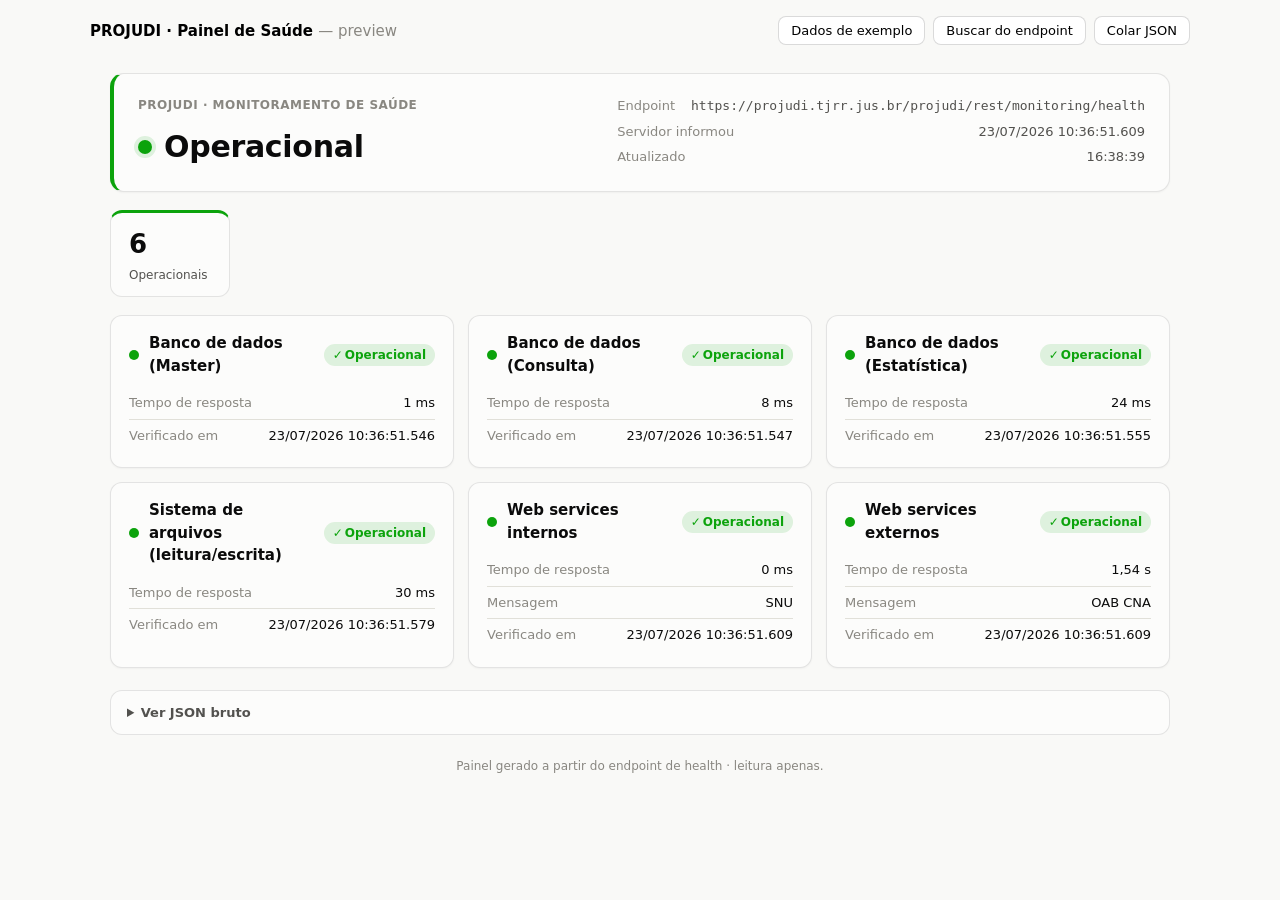
<file: projudi-health/preview.html>
<!doctype html>
<html lang="pt-BR">
<head>
  <meta charset="utf-8">
  <meta name="viewport" content="width=device-width, initial-scale=1">
  <title>PROJUDI · Painel de Saúde — Preview</title>
  <link rel="stylesheet" href="dashboard.css">
  <style>
    body { margin: 0; background: #f9f9f7; font-family: system-ui, -apple-system, "Segoe UI", Roboto, sans-serif; }
    @media (prefers-color-scheme: dark) { body { background: #0d0d0d; color: #fff; } }
    .pv-bar {
      display: flex; flex-wrap: wrap; gap: 8px; align-items: center;
      max-width: 1100px; margin: 0 auto; padding: 16px 20px 0;
    }
    .pv-bar h1 { font-size: 15px; margin: 0 auto 0 0; font-weight: 700; }
    .pv-bar button {
      font: inherit; font-size: 13px; padding: 6px 12px; border-radius: 8px;
      border: 1px solid rgba(11,11,11,.15); background: #fff; cursor: pointer;
    }
    @media (prefers-color-scheme: dark) { .pv-bar button { background:#1a1a19; color:#fff; border-color:rgba(255,255,255,.18);} }
    .pv-paste { max-width: 1100px; margin: 10px auto 0; padding: 0 20px; display: none; }
    .pv-paste textarea {
      width: 100%; min-height: 140px; box-sizing: border-box; padding: 10px;
      font-family: ui-monospace, Menlo, Consolas, monospace; font-size: 12.5px;
      border: 1px solid rgba(11,11,11,.15); border-radius: 8px; resize: vertical;
    }
  </style>
</head>
<body>
  <div class="pv-bar">
    <h1>PROJUDI · Painel de Saúde <span style="color:#898781;font-weight:400">— preview</span></h1>
    <button id="pv-sample">Dados de exemplo</button>
    <button id="pv-fetch">Buscar do endpoint</button>
    <button id="pv-paste-toggle">Colar JSON</button>
  </div>
  <div class="pv-paste" id="pv-paste">
    <textarea id="pv-json" placeholder="Cole aqui o JSON retornado por /projudi/rest/monitoring/health e clique em Renderizar"></textarea>
    <div style="margin:8px 0"><button id="pv-render">Renderizar</button></div>
  </div>

  <div id="dashboard"></div>

  <script src="health-dashboard.js"></script>
  <script>
    const ENDPOINT = 'https://projudi.tjrr.jus.br/projudi/rest/monitoring/health';
    const alvo = document.getElementById('dashboard');

    // Formato real do endpoint de health do PROJUDI (array de verificações).
    const EXEMPLO = {
      healthMonitorResult: [
        { durationMillis: '1', message: '', status: 'SUCCESS', test: 'checkMasterDB', timestamp: '23/07/2026 10:36:51.546' },
        { durationMillis: '8', message: '', status: 'SUCCESS', test: 'checkConsultaDB', timestamp: '23/07/2026 10:36:51.547' },
        { durationMillis: '24', message: '', status: 'SUCCESS', test: 'checkEstatisticaDB', timestamp: '23/07/2026 10:36:51.555' },
        { durationMillis: '30', message: '', status: 'SUCCESS', test: 'checkFileSystemRW', timestamp: '23/07/2026 10:36:51.579' },
        { durationMillis: '0', message: 'SNU', status: 'SUCCESS', test: 'checkInternalWebServices', timestamp: '23/07/2026 10:36:51.609' },
        { durationMillis: '1544', message: 'OAB CNA', status: 'SUCCESS', test: 'checkExternalWebServices', timestamp: '23/07/2026 10:36:51.609' }
      ]
    };

    function render(dados, endpoint) {
      HealthDashboard.render(alvo, dados, { endpoint: endpoint || ENDPOINT, atualizadoEm: new Date() });
    }

    document.getElementById('pv-sample').addEventListener('click', () => render(EXEMPLO));
    document.getElementById('pv-paste-toggle').addEventListener('click', () => {
      const p = document.getElementById('pv-paste');
      p.style.display = p.style.display === 'block' ? 'none' : 'block';
    });
    document.getElementById('pv-render').addEventListener('click', () => {
      try { render(JSON.parse(document.getElementById('pv-json').value), ENDPOINT); }
      catch (e) { alert('JSON inválido: ' + e.message); }
    });
    document.getElementById('pv-fetch').addEventListener('click', async () => {
      try {
        const r = await fetch(ENDPOINT, { headers: { Accept: 'application/json' } });
        render(await r.json(), ENDPOINT);
      } catch (e) {
        alert('Não foi possível buscar do endpoint direto do navegador (provável bloqueio CORS). '
          + 'Use a extensão para leitura ao vivo, ou cole o JSON manualmente.\n\n' + e.message);
      }
    });

    render(EXEMPLO);
  </script>
</body>
</html>
</file>
<file: projudi-health/dashboard.css>
/*
 * Estilos do painel de saúde do PROJUDI.
 * Tokens de status e cores seguem a paleta validada (ícone + rótulo sempre
 * acompanham a cor — a cor nunca carrega significado sozinha).
 * Suporta modo claro/escuro automático (prefers-color-scheme).
 */

.hd-root {
  /* superfícies e tinta */
  --hd-plane:      #f9f9f7;
  --hd-surface:    #fcfcfb;
  --hd-ink:        #0b0b0b;
  --hd-ink-2:      #52514e;
  --hd-muted:      #898781;
  --hd-line:       #e1e0d9;
  --hd-border:     rgba(11, 11, 11, 0.10);

  /* status (fixos, nunca tematizados) */
  --hd-good:       #0ca30c;
  --hd-warning:    #fab219;
  --hd-critical:   #d03b3b;
  --hd-unknown:    #898781;
  --hd-good-soft:     rgba(12, 163, 12, 0.12);
  --hd-warning-soft:  rgba(250, 178, 25, 0.16);
  --hd-critical-soft: rgba(208, 59, 59, 0.12);
  --hd-unknown-soft:  rgba(137, 135, 129, 0.14);

  --hd-accent:     #2a78d6;

  box-sizing: border-box;
  max-width: 1100px;
  margin: 0 auto;
  padding: 28px 20px 56px;
  color: var(--hd-ink);
  background: var(--hd-plane);
  font-family: system-ui, -apple-system, "Segoe UI", Roboto, sans-serif;
  font-size: 15px;
  line-height: 1.5;
  -webkit-font-smoothing: antialiased;
}
.hd-root *, .hd-root *::before, .hd-root *::after { box-sizing: border-box; }

@media (prefers-color-scheme: dark) {
  .hd-root {
    --hd-plane:   #0d0d0d;
    --hd-surface: #1a1a19;
    --hd-ink:     #ffffff;
    --hd-ink-2:   #c3c2b7;
    --hd-muted:   #898781;
    --hd-line:    #2c2c2a;
    --hd-border:  rgba(255, 255, 255, 0.10);
    --hd-good:    #0ca30c;
    --hd-warning: #fab219;
    --hd-critical:#e05656;
    --hd-accent:  #3987e5;
  }
}

/* utilidades de status */
.hd-good    { --hd-c: var(--hd-good);    --hd-c-soft: var(--hd-good-soft); }
.hd-warning { --hd-c: var(--hd-warning); --hd-c-soft: var(--hd-warning-soft); }
.hd-critical{ --hd-c: var(--hd-critical);--hd-c-soft: var(--hd-critical-soft); }
.hd-unknown { --hd-c: var(--hd-unknown); --hd-c-soft: var(--hd-unknown-soft); }

.hd-mono { font-family: ui-monospace, "SF Mono", Menlo, Consolas, monospace; }

/* ---------- Hero ---------- */
.hd-hero {
  display: flex;
  flex-wrap: wrap;
  gap: 20px 32px;
  justify-content: space-between;
  align-items: flex-start;
  padding: 22px 24px;
  border: 1px solid var(--hd-border);
  border-left: 4px solid var(--hd-c, var(--hd-unknown));
  border-radius: 14px;
  background: var(--hd-surface);
  box-shadow: 0 1px 2px rgba(0, 0, 0, 0.04);
}
.hd-hero-eyebrow {
  font-size: 12px;
  font-weight: 600;
  letter-spacing: 0.04em;
  text-transform: uppercase;
  color: var(--hd-muted);
}
.hd-hero-statusline { display: flex; align-items: center; gap: 12px; margin-top: 10px; }
.hd-hero-dot {
  width: 14px; height: 14px; border-radius: 50%;
  background: var(--hd-c, var(--hd-unknown));
  box-shadow: 0 0 0 4px var(--hd-c-soft, transparent);
  flex: none;
}
.hd-hero-status { font-size: 30px; font-weight: 700; letter-spacing: -0.01em; }
.hd-hero-sub { margin-top: 6px; color: var(--hd-ink-2); font-size: 13px; }

.hd-hero-meta { display: grid; gap: 6px; min-width: 220px; }
.hd-hero-meta-row { display: flex; justify-content: space-between; gap: 16px; font-size: 13px; }
.hd-hero-meta-k { color: var(--hd-muted); }
.hd-hero-meta-v { color: var(--hd-ink-2); text-align: right; word-break: break-all; }

/* ---------- Resumo (stat tiles) ---------- */
.hd-summary { display: flex; flex-wrap: wrap; gap: 12px; margin: 18px 0 4px; }
.hd-summary-tile {
  display: flex; flex-direction: column; gap: 2px;
  padding: 12px 18px;
  min-width: 120px;
  border: 1px solid var(--hd-border);
  border-radius: 12px;
  background: var(--hd-surface);
  border-top: 3px solid var(--hd-c, var(--hd-unknown));
}
.hd-summary-num { font-size: 26px; font-weight: 700; font-variant-numeric: tabular-nums; }
.hd-summary-lbl { font-size: 12px; color: var(--hd-ink-2); }

/* ---------- Grade de componentes ---------- */
.hd-grid {
  display: grid;
  grid-template-columns: repeat(auto-fill, minmax(300px, 1fr));
  gap: 14px;
  margin-top: 18px;
}
.hd-card {
  padding: 16px 18px;
  border: 1px solid var(--hd-border);
  border-radius: 12px;
  background: var(--hd-surface);
  box-shadow: 0 1px 2px rgba(0, 0, 0, 0.04);
}
.hd-card-head { display: flex; align-items: center; gap: 10px; margin-bottom: 4px; }
.hd-dot {
  width: 10px; height: 10px; border-radius: 50%;
  background: var(--hd-c, var(--hd-unknown)); flex: none;
}
.hd-card-title { flex: 1; margin: 0; font-size: 15px; font-weight: 600; }

.hd-badge {
  display: inline-flex; align-items: center; gap: 2px;
  padding: 2px 9px;
  border-radius: 999px;
  font-size: 12px; font-weight: 600;
  color: var(--hd-c, var(--hd-unknown));
  background: var(--hd-c-soft, transparent);
  white-space: nowrap;
}
.hd-badge-icon { font-weight: 700; }

/* ---------- Barra de utilização ---------- */
.hd-meter { margin: 12px 0 4px; }
.hd-meter-track {
  height: 8px; border-radius: 999px; overflow: hidden;
  background: var(--hd-line);
}
.hd-meter-fill { height: 100%; border-radius: 999px; background: var(--hd-c, var(--hd-accent)); transition: width .3s ease; }
.hd-meter-legend { display: flex; justify-content: space-between; margin-top: 6px; font-size: 12px; }
.hd-meter-pct { font-weight: 600; }
.hd-meter-abs { color: var(--hd-muted); font-variant-numeric: tabular-nums; }

/* ---------- Lista de detalhes ---------- */
.hd-details { margin: 10px 0 0; display: grid; gap: 0; }
.hd-detail-row {
  display: flex; justify-content: space-between; gap: 16px;
  padding: 6px 0;
  border-top: 1px solid var(--hd-line);
  font-size: 13px;
}
.hd-detail-row:first-child { border-top: none; }
.hd-detail-key { color: var(--hd-muted); }
.hd-detail-val { margin: 0; color: var(--hd-ink); text-align: right; word-break: break-word; font-variant-numeric: tabular-nums; }
.hd-detail-val .hd-details { margin-top: 4px; }

.hd-subgrid { display: grid; gap: 10px; margin-top: 12px; }
.hd-subgrid .hd-card { background: var(--hd-plane); }

/* ---------- JSON bruto ---------- */
.hd-raw { margin-top: 22px; border: 1px solid var(--hd-border); border-radius: 12px; background: var(--hd-surface); }
.hd-raw-summary { padding: 12px 16px; cursor: pointer; font-size: 13px; font-weight: 600; color: var(--hd-ink-2); user-select: none; }
.hd-raw-pre {
  margin: 0; padding: 0 16px 16px;
  overflow-x: auto; max-height: 420px; overflow-y: auto;
  font-family: ui-monospace, "SF Mono", Menlo, Consolas, monospace;
  font-size: 12.5px; line-height: 1.5; color: var(--hd-ink-2);
}

.hd-foot { margin-top: 22px; text-align: center; font-size: 12px; color: var(--hd-muted); }

/* ---------- Barra de ferramentas da extensão ---------- */
.hdx-toolbar {
  position: sticky; top: 0; z-index: 10;
  display: flex; flex-wrap: wrap; align-items: center; justify-content: space-between; gap: 10px;
  padding: 10px 20px;
  background: rgba(252, 252, 251, 0.92);
  border-bottom: 1px solid rgba(11, 11, 11, 0.10);
  backdrop-filter: saturate(180%) blur(8px);
  font-family: system-ui, -apple-system, "Segoe UI", Roboto, sans-serif;
}
.hdx-toolbar-title { font-size: 14px; font-weight: 700; color: #0b0b0b; letter-spacing: -0.01em; }
.hdx-toolbar-controls { display: flex; align-items: center; gap: 8px; }
.hdx-btn, .hdx-select {
  font: inherit; font-size: 13px;
  padding: 6px 12px;
  border: 1px solid rgba(11, 11, 11, 0.15);
  border-radius: 8px;
  background: #fff; color: #0b0b0b;
  cursor: pointer;
}
.hdx-btn:hover, .hdx-select:hover { border-color: rgba(11, 11, 11, 0.3); }
.hdx-btn-toggle.hdx-on { color: #0ca30c; border-color: rgba(12, 163, 12, 0.4); background: rgba(12, 163, 12, 0.08); font-weight: 600; }
.hdx-erro {
  margin: 24px auto; max-width: 640px;
  padding: 16px 18px;
  border: 1px solid rgba(208, 59, 59, 0.4);
  border-left: 4px solid #d03b3b;
  border-radius: 12px;
  background: rgba(208, 59, 59, 0.08);
  color: #0b0b0b;
  font-family: system-ui, -apple-system, "Segoe UI", Roboto, sans-serif;
  font-size: 14px;
}

@media (prefers-color-scheme: dark) {
  .hdx-toolbar { background: rgba(26, 26, 25, 0.92); border-bottom-color: rgba(255, 255, 255, 0.10); }
  .hdx-toolbar-title { color: #fff; }
  .hdx-btn, .hdx-select { background: #1a1a19; color: #fff; border-color: rgba(255, 255, 255, 0.18); }
  .hdx-erro { color: #fff; }
}
</file>
